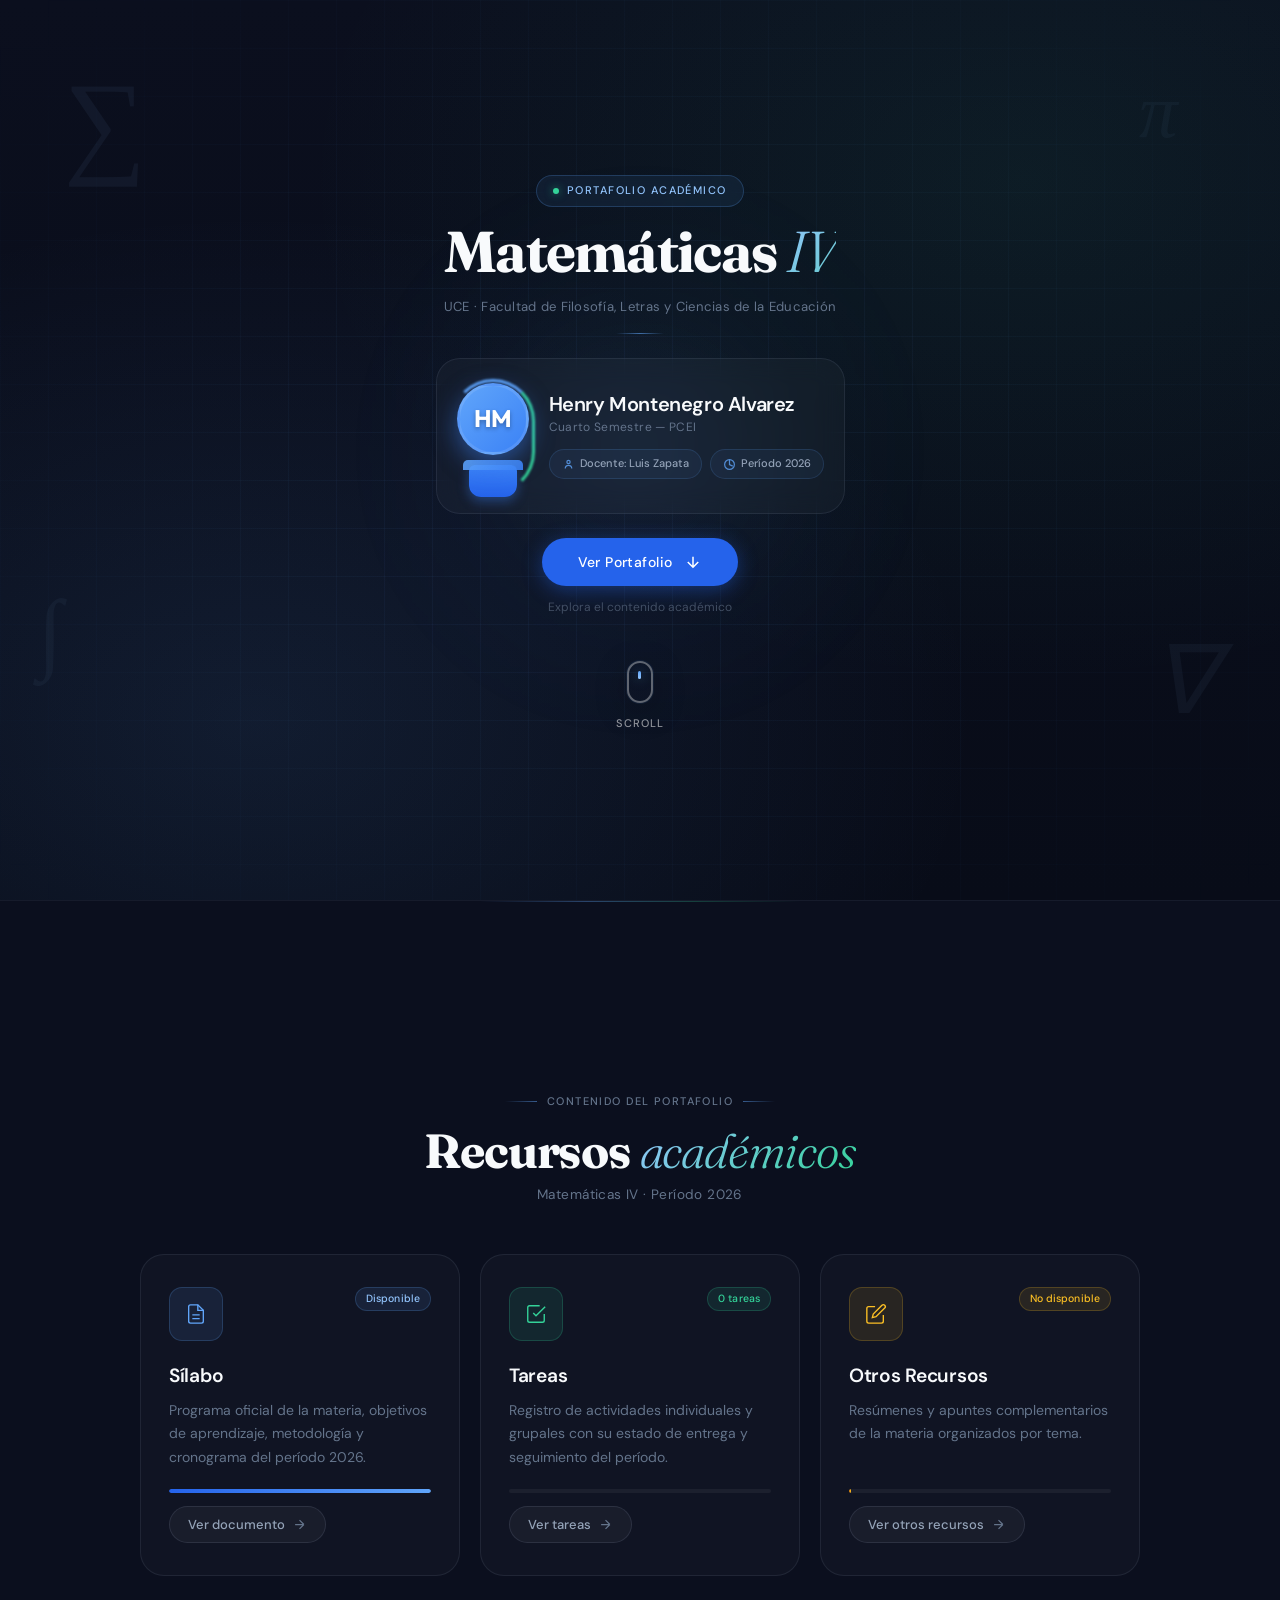
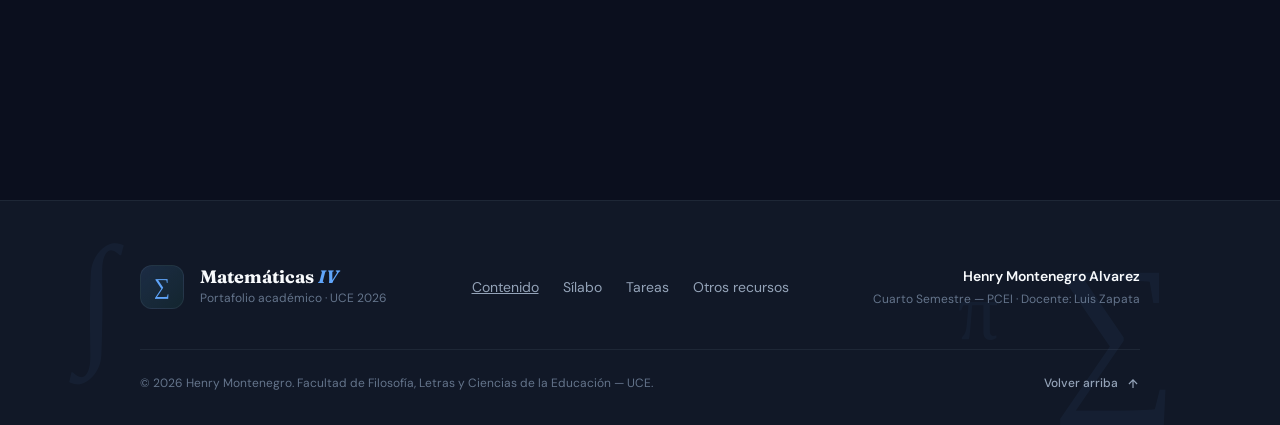
<file: index.html>
<!DOCTYPE html>
<html lang="es">
<head>
    <meta charset="UTF-8">
    <meta name="viewport" content="width=device-width, initial-scale=1.0">
    <meta name="description" content="Portafolio académico de Matemáticas IV - Henry Montenegro. Computer Science 2026-I.">
    <meta name="theme-color" content="#0b0f1e">
    <title>Portafolio de Matemáticas | Henry Montenegro</title>

    <link rel="icon" type="image/svg+xml" href="favicon.svg">

    <meta property="og:type" content="website">
    <meta property="og:title" content="Portafolio de Matemáticas IV | Henry Montenegro">
    <meta property="og:description" content="Tareas, recursos y resúmenes del curso — UCE, Pedagogía de las Ciencias Experimentales.">
    <meta property="og:image" content="og-image.png">
    <meta name="twitter:card" content="summary_large_image">
    <meta name="twitter:title" content="Portafolio de Matemáticas IV | Henry Montenegro">
    <meta name="twitter:description" content="Tareas, recursos y resúmenes del curso — UCE, Pedagogía de las Ciencias Experimentales.">
    <meta name="twitter:image" content="og-image.png">

    <link rel="preconnect" href="https://fonts.googleapis.com">
    <link rel="preconnect" href="https://fonts.gstatic.com" crossorigin>
    <link href="https://fonts.googleapis.com/css2?family=DM+Sans:opsz,wght@9..40,400;9..40,500;9..40,600&family=Fraunces:ital,opsz,wght@0,9..144,700;1,9..144,300&family=Outfit:wght@700&display=swap" rel="stylesheet">

    <link rel="stylesheet" href="css/global.css">
    <link rel="stylesheet" href="css/portada.css">
    <link rel="stylesheet" href="css/contenido.css">
    <link rel="stylesheet" href="css/modales.css">
    <link rel="stylesheet" href="css/footer.css">
    <link rel="stylesheet" href="css/fullscreen-viewer.css">
</head>

<body>

    <main class="hero">
        <div class="math-symbols" aria-hidden="true">
            <span class="symbol-1">∑</span>
            <span class="symbol-2">∫</span>
            <span class="symbol-3">∇</span>
            <span class="symbol-4">π</span>
        </div>

        <section class="hero-container">
            <header class="hero-header">
                <span class="hero-badge">Portafolio Académico</span>
                <h1 class="hero-title">Matemáticas&nbsp;<em>IV</em></h1>
                <p class="hero-subtitle">UCE · Facultad de Filosofía, Letras y Ciencias de la Educación</p>
            </header>

            <hr class="hero-divider" aria-hidden="true">

            <section class="profile-minimal" aria-label="Información del estudiante">
                <figure class="profile-avatar-wrapper">
                    <div class="profile-avatar-large">
                        <div class="avatar-head">
                            <abbr class="avatar-initials" title="Henry Montenegro">HM</abbr>
                        </div>
                        <div class="avatar-body"></div>
                        <div class="avatar-glow-ring" aria-hidden="true"></div>
                    </div>
                </figure>

                <div class="profile-data">
                    <h2 class="profile-full-name">Henry Montenegro Alvarez</h2>
                    <p class="profile-semester">Cuarto Semestre — PCEI</p>

                    <ul class="profile-tags" role="list">
                        <li class="tag">
                            <svg width="13" height="13" viewBox="0 0 16 16" fill="none" stroke="currentColor" stroke-width="1.5" aria-hidden="true">
                                <circle cx="8" cy="5" r="2" />
                                <path d="M4 13C4 10.79 5.79 9 8 9C10.21 9 12 10.79 12 13" />
                            </svg>
                            <span>Docente: Luis Zapata</span>
                        </li>
                        <li class="tag">
                            <svg width="13" height="13" viewBox="0 0 16 16" fill="none" stroke="currentColor" stroke-width="1.5" aria-hidden="true">
                                <path d="M8 2V8L12 10" />
                                <circle cx="8" cy="8" r="6" />
                            </svg>
                            <span>Período 2026</span>
                        </li>
                    </ul>
                </div>
            </section>
        </section>

        <nav class="hero-cta" aria-label="Navegación principal">
            <a href="#contenido" class="btn-cta">
                <span>Ver Portafolio</span>
                <svg width="18" height="18" viewBox="0 0 24 24" fill="none" stroke="currentColor" stroke-width="2" aria-hidden="true">
                    <path d="M12 5v14M5 12l7 7 7-7" />
                </svg>
            </a>
            <p class="cta-hint">Explora el contenido académico</p>

            <div class="scroll-indicator" aria-hidden="true">
                <div class="scroll-mouse">
                    <span class="scroll-wheel"></span>
                </div>
                <span class="scroll-label">Scroll</span>
            </div>
        </nav>

        <div class="hero-particles" aria-hidden="true">
            <span class="hero-particle"></span>
            <span class="hero-particle"></span>
            <span class="hero-particle"></span>
            <span class="hero-particle"></span>
            <span class="hero-particle"></span>
        </div>
    </main>

    <section class="content-section" aria-label="Contenido del portafolio" id="contenido">
        <header class="cs-header">
            <div class="cs-eyebrow">
                <span class="cs-eyebrow-line" aria-hidden="true"></span>
                <span class="cs-eyebrow-text">Contenido del portafolio</span>
                <span class="cs-eyebrow-line cs-eyebrow-line--right" aria-hidden="true"></span>
            </div>
            <h2 class="cs-title">Recursos <em>académicos</em></h2>
            <p class="cs-subtitle">Matemáticas IV · Período 2026</p>
        </header>

        <div class="cs-grid">

            <!-- Card: Sílabo -->
            <article class="cs-card cs-card--blue">
                <div class="cs-card-inner">
                    <div class="cs-card-top">
                        <div class="cs-icon cs-icon--blue" aria-hidden="true">
                            <svg width="22" height="22" viewBox="0 0 24 24" fill="none" stroke="currentColor" stroke-width="1.5">
                                <path d="M14 2H6a2 2 0 0 0-2 2v16a2 2 0 0 0 2 2h12a2 2 0 0 0 2-2V8z" />
                                <polyline points="14,2 14,8 20,8" />
                                <line x1="16" y1="13" x2="8" y2="13" />
                                <line x1="16" y1="17" x2="8" y2="17" />
                            </svg>
                        </div>
                        <span class="cs-badge cs-badge--blue">Disponible</span>
                    </div>
                    <div class="cs-card-body">
                        <h3 class="cs-card-title">Sílabo</h3>
                        <p class="cs-card-desc">Programa oficial de la materia, objetivos de aprendizaje, metodología y cronograma del período 2026.</p>
                    </div>
                    <div class="cs-card-bottom">
                        <div class="cs-progress" role="meter" aria-valuenow="100" aria-valuemin="0" aria-valuemax="100" aria-label="Progreso del sílabo">
                            <div class="cs-progress-fill cs-progress-fill--blue" style="width: 100%"></div>
                        </div>
                        <button class="cs-btn" data-modal="silabo" aria-haspopup="dialog" type="button">
                            <span>Ver documento</span>
                            <svg width="15" height="15" viewBox="0 0 24 24" fill="none" stroke="currentColor" stroke-width="2" aria-hidden="true">
                                <path d="M5 12H19M19 12L12 5M19 12L12 19" />
                            </svg>
                        </button>
                    </div>
                </div>
                <div class="cs-card-orb" aria-hidden="true"></div>
            </article>

            <!-- Card: Tareas -->
            <article class="cs-card cs-card--green">
                <div class="cs-card-inner">
                    <div class="cs-card-top">
                        <div class="cs-icon cs-icon--green" aria-hidden="true">
                            <svg width="22" height="22" viewBox="0 0 24 24" fill="none" stroke="currentColor" stroke-width="1.5">
                                <path d="M9 11l3 3L22 4" />
                                <path d="M21 12v7a2 2 0 0 1-2 2H5a2 2 0 0 1-2-2V5a2 2 0 0 1 2-2h11" />
                            </svg>
                        </div>
                        <span class="cs-badge cs-badge--green" data-tareas-badge>Cargando...</span>
                    </div>
                    <div class="cs-card-body">
                        <h3 class="cs-card-title">Tareas</h3>
                        <p class="cs-card-desc">Registro de actividades individuales y grupales con su estado de entrega y seguimiento del período.</p>
                    </div>
                    <div class="cs-card-bottom">
                        <div class="cs-progress" role="meter" aria-valuenow="0" aria-valuemin="0" aria-valuemax="100" aria-label="Progreso de tareas">
                            <div class="cs-progress-fill cs-progress-fill--green" data-tareas-progress style="width: 0%"></div>
                        </div>
                        <button class="cs-btn" data-modal="tareas" aria-haspopup="dialog" type="button">
                            <span>Ver tareas</span>
                            <svg width="15" height="15" viewBox="0 0 24 24" fill="none" stroke="currentColor" stroke-width="2" aria-hidden="true">
                                <path d="M5 12H19M19 12L12 5M19 12L12 19" />
                            </svg>
                        </button>
                    </div>
                </div>
                <div class="cs-card-orb" aria-hidden="true"></div>
            </article>

            <!-- Card: Otros Recursos -->
            <article class="cs-card cs-card--amber">
                <div class="cs-card-inner">
                    <div class="cs-card-top">
                        <div class="cs-icon cs-icon--amber" aria-hidden="true">
                            <svg width="22" height="22" viewBox="0 0 24 24" fill="none" stroke="currentColor" stroke-width="1.5">
                                <path d="M11 4H4a2 2 0 0 0-2 2v14a2 2 0 0 0 2 2h14a2 2 0 0 0 2-2v-7" />
                                <path d="M18.5 2.5a2.121 2.121 0 0 1 3 3L12 15l-4 1 1-4 9.5-9.5z" />
                            </svg>
                        </div>
                        <span class="cs-badge cs-badge--amber" data-recursos-badge>Cargando...</span>
                    </div>
                    <div class="cs-card-body">
                        <h3 class="cs-card-title">Otros Recursos</h3>
                        <p class="cs-card-desc">Resúmenes y apuntes complementarios de la materia organizados por tema.</p>
                    </div>
                    <div class="cs-card-bottom">
                        <div class="cs-progress" role="meter" aria-valuenow="0" aria-valuemin="0" aria-valuemax="100" aria-label="Progreso de otros recursos">
                            <div class="cs-progress-fill cs-progress-fill--amber" data-recursos-progress style="width: 0%"></div>
                        </div>
                        <button class="cs-btn" data-modal="recursos" aria-haspopup="dialog" type="button">
                            <span>Ver otros recursos</span>
                            <svg width="15" height="15" viewBox="0 0 24 24" fill="none" stroke="currentColor" stroke-width="2" aria-hidden="true">
                                <path d="M5 12H19M19 12L12 5M19 12L12 19" />
                            </svg>
                        </button>
                    </div>
                </div>
                <div class="cs-card-orb" aria-hidden="true"></div>
            </article>

        </div>
    </section>

    <footer class="site-footer">
        <div class="footer-symbols" aria-hidden="true">
            <span class="f-symbol f-symbol-1">∫</span>
            <span class="f-symbol f-symbol-2">∑</span>
            <span class="f-symbol f-symbol-3">π</span>
        </div>

        <div class="footer-inner">
            <div class="footer-brand">
                <span class="footer-mark" aria-hidden="true">∑</span>
                <div class="footer-brand-text">
                    <p class="footer-title">Matemáticas <em>IV</em></p>
                    <p class="footer-subtitle">Portafolio académico · UCE 2026</p>
                </div>
            </div>

            <nav class="footer-links" aria-label="Navegación del footer">
                <a href="#contenido" class="footer-link">Contenido</a>
                <button class="footer-link" data-modal="silabo" type="button">Sílabo</button>
                <button class="footer-link" data-modal="tareas" type="button">Tareas</button>
                <button class="footer-link" data-modal="recursos" type="button">Otros recursos</button>
            </nav>

            <div class="footer-meta">
                <p class="footer-author">Henry Montenegro Alvarez</p>
                <p class="footer-course">Cuarto Semestre — PCEI · Docente: Luis Zapata</p>
            </div>
        </div>

        <hr class="footer-divider" aria-hidden="true">

        <div class="footer-bottom">
            <p class="footer-copy">© <span data-footer-year>2026</span> Henry Montenegro. Facultad de Filosofía, Letras y Ciencias de la Educación — UCE.</p>
            <a href="#top" class="footer-back-top" aria-label="Volver arriba">
                <span>Volver arriba</span>
                <svg width="14" height="14" viewBox="0 0 24 24" fill="none" stroke="currentColor" stroke-width="2" aria-hidden="true">
                    <path d="M12 19V5M5 12l7-7 7 7" />
                </svg>
            </a>
        </div>
    </footer>

    <div class="modal-overlay" id="modal-silabo" role="dialog" aria-modal="true" aria-label="Sílabo" data-modal-id="silabo">
        <div class="modal-box" tabindex="-1" role="document">
            <div class="modal-header">
                <div class="modal-header-icon modal-header-icon--blue" aria-hidden="true">
                    <svg width="18" height="18" viewBox="0 0 24 24" fill="none" stroke="currentColor" stroke-width="1.5">
                        <path d="M14 2H6a2 2 0 0 0-2 2v16a2 2 0 0 0 2 2h12a2 2 0 0 0 2-2V8z" />
                        <polyline points="14,2 14,8 20,8" />
                        <line x1="16" y1="13" x2="8" y2="13" />
                        <line x1="16" y1="17" x2="8" y2="17" />
                    </svg>
                </div>
                <div class="modal-title-wrap">
                    <div class="modal-title">Sílabo — Matemáticas IV</div>
                    <div class="modal-subtitle">Período 2026 · PCEI: Cuarto Semestre</div>
                </div>
                <button class="modal-close" data-close="silabo" aria-label="Cerrar modal" type="button">
                    <svg width="15" height="15" viewBox="0 0 24 24" fill="none" stroke="currentColor" stroke-width="2" aria-hidden="true">
                        <line x1="18" y1="6" x2="6" y2="18" />
                        <line x1="6" y1="6" x2="18" y2="18" />
                    </svg>
                </button>
            </div>
            <div class="modal-body" id="silabo-modal-body">
                <iframe src="https://drive.google.com/file/d/1w0Nd4vsftWvUw5GlPORKxw0OVSemO37b/preview" class="pdf-iframe" title="Sílabo Matemáticas IV" allowfullscreen loading="lazy"></iframe>
            </div>
        </div>
    </div>

    <div class="modal-overlay" id="modal-tareas" role="dialog" aria-modal="true" aria-label="Tareas" data-modal-id="tareas">
        <div class="modal-box modal-box--fullscreen" tabindex="-1" role="document">
            <div class="modal-header modal-header--with-filters">
                <div class="modal-header-icon modal-header-icon--green" aria-hidden="true">
                    <svg width="18" height="18" viewBox="0 0 24 24" fill="none" stroke="currentColor" stroke-width="1.5">
                        <path d="M9 11l3 3L22 4" />
                        <path d="M21 12v7a2 2 0 0 1-2 2H5a2 2 0 0 1-2-2V5a2 2 0 0 1 2-2h11" />
                    </svg>
                </div>
                <div class="modal-title-wrap">
                    <div class="modal-title">Tareas — Matemáticas IV</div>
                    <div class="modal-subtitle" data-tareas-subtitle></div>
                </div>
                <div class="filter-bar" role="tablist" aria-label="Filtrar tareas">
                    <button class="filter-tab active" role="tab" aria-selected="true" data-filter="todas" type="button">Todas</button>
                    <button class="filter-tab" role="tab" aria-selected="false" data-filter="individual" type="button">Individuales</button>
                    <button class="filter-tab" role="tab" aria-selected="false" data-filter="grupal" type="button">Grupales</button>
                </div>
                <button class="modal-close" data-close="tareas" aria-label="Cerrar modal" type="button">
                    <svg width="15" height="15" viewBox="0 0 24 24" fill="none" stroke="currentColor" stroke-width="2" aria-hidden="true">
                        <line x1="18" y1="6" x2="6" y2="18" />
                        <line x1="6" y1="6" x2="18" y2="18" />
                    </svg>
                </button>
            </div>
            <div class="modal-body">
                <div class="search-bar">
                    <svg width="16" height="16" viewBox="0 0 24 24" fill="none" stroke="currentColor" stroke-width="2" aria-hidden="true">
                        <circle cx="11" cy="11" r="8" />
                        <line x1="21" y1="21" x2="16.65" y2="16.65" />
                    </svg>
                    <input type="search" class="search-input" data-search="tareas" placeholder="Buscar tarea por título..." aria-label="Buscar tareas">
                </div>
                <ul class="gallery-grid" id="tareas-gallery" role="list" aria-live="polite"></ul>
            </div>
        </div>
    </div>

    <div class="modal-overlay" id="modal-recursos" role="dialog" aria-modal="true" aria-label="Otros Recursos" data-modal-id="recursos">
        <div class="modal-box modal-box--fullscreen" tabindex="-1" role="document">
            <div class="modal-header modal-header--with-filters">
                <div class="modal-header-icon modal-header-icon--amber" aria-hidden="true">
                    <svg width="18" height="18" viewBox="0 0 24 24" fill="none" stroke="currentColor" stroke-width="1.5">
                        <path d="M11 4H4a2 2 0 0 0-2 2v14a2 2 0 0 0 2 2h14a2 2 0 0 0 2-2v-7" />
                        <path d="M18.5 2.5a2.121 2.121 0 0 1 3 3L12 15l-4 1 1-4 9.5-9.5z" />
                    </svg>
                </div>
                <div class="modal-title-wrap">
                    <div class="modal-title">Otros Recursos — Matemáticas IV</div>
                    <div class="modal-subtitle" data-recursos-subtitle></div>
                </div>
                <div class="filter-bar" role="tablist" aria-label="Filtrar recursos">
                    <button class="filter-tab active" role="tab" aria-selected="true" data-filter="todos" type="button">Todos</button>
                    <button class="filter-tab" role="tab" aria-selected="false" data-filter="resumen" type="button">Resumen</button>
                    <button class="filter-tab" role="tab" aria-selected="false" data-filter="apuntes" type="button">Apuntes</button>
                </div>
                <button class="modal-close" data-close="recursos" aria-label="Cerrar modal" type="button">
                    <svg width="15" height="15" viewBox="0 0 24 24" fill="none" stroke="currentColor" stroke-width="2" aria-hidden="true">
                        <line x1="18" y1="6" x2="6" y2="18" />
                        <line x1="6" y1="6" x2="18" y2="18" />
                    </svg>
                </button>
            </div>
            <div class="modal-body">
                <div class="search-bar">
                    <svg width="16" height="16" viewBox="0 0 24 24" fill="none" stroke="currentColor" stroke-width="2" aria-hidden="true">
                        <circle cx="11" cy="11" r="8" />
                        <line x1="21" y1="21" x2="16.65" y2="16.65" />
                    </svg>
                    <input type="search" class="search-input" data-search="recursos" placeholder="Buscar recurso por título..." aria-label="Buscar recursos">
                </div>
                <ul class="gallery-grid" id="recursos-gallery" role="list" aria-live="polite"></ul>
            </div>
        </div>
    </div>

    <div class="fullscreen-viewer" id="fullscreen-viewer" role="dialog" aria-modal="true" aria-label="Recurso">
        <div class="fullscreen-viewer__bar">
            <span class="fullscreen-viewer__title" id="fullscreen-viewer-title"></span>
            <button class="fullscreen-viewer__close" data-close="fullscreen" aria-label="Cerrar" type="button">
                <svg width="18" height="18" viewBox="0 0 24 24" fill="none" stroke="currentColor" stroke-width="2" aria-hidden="true">
                    <line x1="18" y1="6" x2="6" y2="18" />
                    <line x1="6" y1="6" x2="18" y2="18" />
                </svg>
                <span>Cerrar</span>
            </button>
        </div>
        <iframe class="fullscreen-viewer__iframe" id="fullscreen-viewer-iframe" title="Recurso"></iframe>
    </div>

    <!-- Script principal -->
    <script type="module" src="js/app.js"></script>

    <!-- Botón volver arriba -->
    <button id="btn-volver-arriba" class="btn-volver-arriba" aria-label="Volver al inicio" type="button" title="Ir arriba">
        <svg width="20" height="20" viewBox="0 0 24 24" fill="none" stroke="currentColor" stroke-width="2" aria-hidden="true">
            <path d="M12 19V5M5 12l7-7 7 7"/>
        </svg>
    </button>
</body>
</html>
</file>
<file: css/global.css>
:root {
  --color-bg: #0b0f1e;
  --color-bg-elevated: #111827;
  --color-surface: #1e293b;
  --color-primary-50: #eff6ff;
  --color-primary-100: #dbeafe;
  --color-primary-300: #93c5fd;
  --color-primary-400: #60a5fa;
  --color-primary-500: #3b82f6;
  --color-primary-600: #2563eb;
  --color-primary: #60a5fa;
  --color-primary-light: #93c5fd;
  --color-primary-dark: #2563eb;
  --color-accent: #34d399;
  --color-accent-hover: #10b981;
  --color-text-primary: #f8fafc;
  --color-text-secondary: #94a3b8;
  --color-text-muted: #64748b;
  --color-text-disabled: #475569;
  --color-border-subtle: rgba(148, 163, 184, 0.1);
  --color-border-hover: rgba(96, 165, 250, 0.3);
  --font-sans: 'DM Sans', system-ui, -apple-system, BlinkMacSystemFont, sans-serif;
  --font-display: 'Fraunces', 'Georgia', serif;
  --font-mono: 'JetBrains Mono', 'Fira Code', monospace;
  --text-xs: 0.75rem;
  --text-sm: 0.875rem;
  --text-base: 1rem;
  --text-lg: 1.125rem;
  --text-xl: 1.25rem;
  --text-2xl: 1.5rem;
  --text-3xl: 1.875rem;
  --text-4xl: 2.25rem;
  --space-1: 0.25rem;
  --space-2: 0.5rem;
  --space-3: 0.75rem;
  --space-4: 1rem;
  --space-5: 1.25rem;
  --space-6: 1.5rem;
  --space-8: 2rem;
  --space-10: 2.5rem;
  --space-12: 3rem;
  --space-16: 4rem;
  --space-20: 5rem;
  --space-24: 6rem;
  --radius-sm: 0.375rem;
  --radius-md: 0.75rem;
  --radius-lg: 1rem;
  --radius-xl: 1.5rem;
  --radius-full: 9999px;
  --shadow-sm: 0 1px 2px 0 rgb(0 0 0 / 0.05);
  --shadow-md: 0 4px 6px -1px rgb(0 0 0 / 0.1), 0 2px 4px -2px rgb(0 0 0 / 0.1);
  --shadow-lg: 0 10px 15px -3px rgb(0 0 0 / 0.1), 0 4px 6px -4px rgb(0 0 0 / 0.1);
  --shadow-glow: 0 0 20px rgba(96, 165, 250, 0.15);
  --ease-out: cubic-bezier(0.4, 0, 0.2, 1);
  --ease-in-out: cubic-bezier(0.4, 0, 0.2, 1);
  --ease-spring: cubic-bezier(0.34, 1.56, 0.64, 1);
  --ease-modal: cubic-bezier(0.16, 1, 0.3, 1);

  --transition-fast: 150ms var(--ease-out);
  --transition-base: 300ms var(--ease-out);
  --transition-slow: 500ms var(--ease-out);
  --transition-bounce: 400ms var(--ease-spring);

  --z-base: 0;
  --z-dropdown: 100;
  --z-sticky: 200;
  --z-drawer: 300;
  --z-modal: 400;
  --z-toast: 500;

  --modal-glow: rgba(96, 165, 250, 0.08);
}

*,
*::before,
*::after {
  margin: 0;
  padding: 0;
  box-sizing: border-box;
}

html {
  scroll-behavior: smooth;
  -webkit-font-smoothing: antialiased;
  -moz-osx-font-smoothing: grayscale;
  text-rendering: optimizeLegibility;
}

body {
  font-family: var(--font-sans);
  font-size: var(--text-base);
  line-height: 1.6;
  color: var(--color-text-primary);
  background-color: var(--color-bg);
  min-height: 100vh;
  overflow-x: hidden;
}

.sr-only {
  position: absolute;
  width: 1px;
  height: 1px;
  padding: 0;
  margin: -1px;
  overflow: hidden;
  clip: rect(0, 0, 0, 0);
  white-space: nowrap;
  border-width: 0;
}

@keyframes fade-in-up {
  from { opacity: 0; transform: translateY(2rem); }
  to { opacity: 1; transform: translateY(0); }
}

@keyframes fade-in-down {
  from { opacity: 0; transform: translateY(-1.25rem); }
  to { opacity: 1; transform: translateY(0); }
}

@keyframes fade-in {
  from { opacity: 0; }
  to { opacity: 1; }
}

@keyframes pulse {
  0%, 100% { opacity: 1; transform: scale(1); }
  50% { opacity: 0.6; transform: scale(0.9); }
}

@keyframes float {
  0%, 100% { transform: translateY(0); }
  50% { transform: translateY(-10px); }
}

@keyframes glow {
  0%, 100% { box-shadow: 0 0 5px var(--color-primary-400); }
  50% { box-shadow: 0 0 20px var(--color-primary-400), 0 0 40px var(--color-primary-500); }
}

@keyframes spin {
  from { transform: rotate(0deg); }
  to { transform: rotate(360deg); }
}

::selection {
  background-color: var(--color-primary-400);
  color: var(--color-bg);
}

::-webkit-scrollbar { width: 8px; height: 8px; }
::-webkit-scrollbar-track { background: var(--color-bg-elevated); }
::-webkit-scrollbar-thumb { background: var(--color-surface); border-radius: var(--radius-full); }
::-webkit-scrollbar-thumb:hover { background: var(--color-text-muted); }

@media (prefers-reduced-motion: reduce) {
  *, *::before, *::after {
    animation-duration: 0.01ms !important;
    animation-iteration-count: 1 !important;
    transition-duration: 0.01ms !important;
    scroll-behavior: auto !important;
  }
}
</file>
<file: css/portada.css>
.hero {
  position: relative;
  display: flex;
  flex-direction: column;
  align-items: center;
  justify-content: center;
  min-height: 100dvh;
  width: 100%;
  padding: var(--space-6) var(--space-4);
  overflow: hidden;
  isolation: isolate;
  background: 
    radial-gradient(ellipse at 20% 80%, rgba(96, 165, 250, 0.10) 0%, transparent 50%),
    radial-gradient(ellipse at 80% 20%, rgba(52, 211, 153, 0.07) 0%, transparent 50%),
    linear-gradient(180deg, var(--color-bg) 0%, #080c18 100%);
}

.hero::before {
  content: '';
  position: absolute;
  inset: 0;
  z-index: -1;
  background-image:
    linear-gradient(rgba(96, 165, 250, 0.05) 1px, transparent 1px),
    linear-gradient(90deg, rgba(96, 165, 250, 0.05) 1px, transparent 1px);
  background-size: 48px 48px;
  mask-image: radial-gradient(ellipse 65% 75% at 50% 50%, black 30%, transparent 100%);
  -webkit-mask-image: radial-gradient(ellipse 65% 75% at 50% 50%, black 30%, transparent 100%);
  animation: grid-drift 30s linear infinite;
  pointer-events: none;
}

.hero::after {
  content: '';
  position: absolute;
  top: 50%;
  left: 50%;
  z-index: -1;
  width: min(600px, 90vw);
  height: min(600px, 90vw);
  background: radial-gradient(circle, rgba(96, 165, 250, 0.08) 0%, rgba(96, 165, 250, 0.02) 40%, transparent 70%);
  transform: translate(-50%, -50%);
  filter: blur(2px);
  animation: orb-pulse 12s ease-in-out infinite;
  pointer-events: none;
}

.math-symbols {
  position: absolute;
  inset: 0;
  z-index: -1;
  pointer-events: none;
  user-select: none;
}

.math-symbols span {
  position: absolute;
  font-family: var(--font-display);
  font-weight: 300;
  font-style: italic;
  line-height: 1;
  color: var(--color-primary-300);
  will-change: transform;
  animation: 
    symbol-float var(--float-duration) ease-in-out var(--float-delay) infinite,
    symbol-rotate var(--rotate-duration) linear infinite var(--rotate-direction);
}

.symbol-1 { 
  --float-duration: 22s; --float-delay: 0s;
  --rotate-duration: 60s; --rotate-direction: normal;
  top: 7%; left: 5%; 
  font-size: clamp(5rem, 9vw, 9rem);
  opacity: 0.055;
}

.symbol-2 { 
  --float-duration: 18s; --float-delay: 2s;
  --rotate-duration: 50s; --rotate-direction: reverse;
  top: 65%; left: 3%; 
  font-size: clamp(4rem, 7vw, 7rem);
  opacity: 0.045;
}

.symbol-3 { 
  --float-duration: 25s; --float-delay: 4s;
  --rotate-duration: 70s; --rotate-direction: normal;
  top: 70%; right: 5%; 
  font-size: clamp(4.5rem, 7.5vw, 7.5rem);
  opacity: 0.05;
}

.symbol-4 { 
  --float-duration: 20s; --float-delay: 1s;
  --rotate-duration: 55s; --rotate-direction: reverse;
  top: 8%; right: 8%; 
  font-size: clamp(3.5rem, 6vw, 6rem);
  opacity: 0.04;
}

.hero-particles {
  position: absolute;
  inset: 0;
  z-index: -1;
  pointer-events: none;
  overflow: hidden;
}

.hero-particle {
  position: absolute;
  width: 2px;
  height: 2px;
  background: var(--color-primary-300);
  border-radius: var(--radius-full);
  opacity: 0;
  animation: particle-rise 15s ease-in-out infinite;
}

.hero-particle:nth-child(1) { --particle-top: 20%; --particle-left: 15%; animation-delay: 0s; }
.hero-particle:nth-child(2) { --particle-top: 60%; --particle-left: 85%; animation-delay: 3s; }
.hero-particle:nth-child(3) { --particle-top: 40%; --particle-left: 75%; animation-delay: 6s; }
.hero-particle:nth-child(4) { --particle-top: 80%; --particle-left: 25%; animation-delay: 9s; }
.hero-particle:nth-child(5) { --particle-top: 30%; --particle-left: 60%; animation-delay: 12s; }
.hero-particle { top: var(--particle-top); left: var(--particle-left); }

.hero-container {
  position: relative;
  z-index: 1;
  display: flex;
  flex-direction: column;
  align-items: center;
  gap: var(--space-3);
  width: min(92%, 680px);
  padding: var(--space-2) var(--space-4);
  text-align: center;
  overflow: visible;
}

.hero-badge {
  display: inline-flex;
  align-items: center;
  gap: var(--space-2);
  padding: 6px var(--space-4);
  font-family: var(--font-sans);
  font-size: 11px;
  font-weight: 500;
  letter-spacing: 0.13em;
  text-transform: uppercase;
  color: var(--color-primary-300);
  background: rgba(96, 165, 250, 0.08);
  border: 0.5px solid rgba(96, 165, 250, 0.22);
  border-radius: var(--radius-full);
  backdrop-filter: blur(8px);
  -webkit-backdrop-filter: blur(8px);
  animation: badge-entrance 0.8s var(--ease-out) both;
}

.hero-badge::before {
  content: '';
  width: 6px;
  height: 6px;
  flex-shrink: 0;
  background: var(--color-accent);
  border-radius: var(--radius-full);
  box-shadow: 0 0 8px rgba(52, 211, 153, 0.6);
  animation: pulse-glow 2.5s ease-in-out infinite;
}

.hero-header {
  display: flex;
  flex-direction: column;
  align-items: center;
  gap: var(--space-3);
  text-align: center;
  width: 100%;
  overflow: visible;
}

.hero-title {
  margin: 0;
  font-family: var(--font-display);
  font-size: clamp(2rem, 4.5vw, 3.8rem);
  font-weight: 700;
  line-height: 1.15;
  letter-spacing: -0.03em;
  color: var(--color-text-primary);
  text-align: center;
  white-space: normal;
  width: 100%;
  animation: title-reveal 1s var(--ease-out) 0.15s both;
}

.hero-title em {
  font-style: italic;
  font-weight: 300;
  background: linear-gradient(135deg, var(--color-primary-300) 0%, var(--color-accent) 100%);
  background-size: 200% 200%;
  -webkit-background-clip: text;
  -webkit-text-fill-color: transparent;
  background-clip: text;
  animation: gradient-flow 6s ease infinite;
  display: inline;
}

.hero-subtitle {
  margin: 0;
  max-width: 560px;
  font-family: var(--font-sans);
  font-size: 0.82rem;
  font-weight: 400;
  line-height: 1.5;
  color: var(--color-text-muted);
  letter-spacing: 0.02em;
  white-space: normal;
  animation: fade-in-up 0.8s var(--ease-out) 0.3s both;
}

.hero-divider {
  width: 48px;
  height: 1px;
  margin: var(--space-1) 0;
  background: linear-gradient(90deg, transparent, rgba(96, 165, 250, 0.6), transparent);
  border: none;
  border-radius: 2px;
  animation: 
    divider-expand 0.8s var(--ease-out) 0.45s both,
    divider-glow 4s ease-in-out 2s infinite;
}

.profile-minimal {
  position: relative;
  z-index: 1;
  display: flex;
  align-items: center;
  gap: var(--space-5);
  width: auto;
  max-width: 460px;
  margin: var(--space-2) auto var(--space-4);
  padding: var(--space-4) var(--space-5);
  text-align: left;
  background: rgba(255, 255, 255, 0.03);
  border: 0.5px solid rgba(148, 163, 184, 0.12);
  border-radius: var(--radius-xl);
  backdrop-filter: blur(12px);
  -webkit-backdrop-filter: blur(12px);
  animation: fade-in-up 0.8s var(--ease-out) 0.5s both;
}

.profile-avatar-wrapper {
  display: flex;
  align-items: center;
  justify-content: center;
  flex-shrink: 0;
  margin: 0;
}

.profile-avatar-large {
  position: relative;
  display: flex;
  flex-direction: column;
  align-items: center;
  justify-content: center;
  gap: 10px;
  z-index: 1;
  padding-top: var(--space-2);
}

.avatar-head {
  position: relative;
  z-index: 2;
  display: flex;
  align-items: center;
  justify-content: center;
  width: 72px;
  height: 72px;
  background: linear-gradient(135deg, #60a5fa 0%, #3b82f6 100%);
  border-radius: 50%;
  border: 3px solid rgba(255, 255, 255, 0.1);
  box-shadow: 0 8px 24px rgba(59, 130, 246, 0.5);
}

.avatar-initials {
  font-family: 'Outfit', sans-serif;
  font-size: 1.5rem;
  font-weight: 700;
  color: white;
  letter-spacing: -1px;
  text-shadow: 0 2px 4px rgba(0,0,0,0.3);
  text-decoration: none;
}

.avatar-body {
  position: relative;
  width: 48px;
  height: 32px;
  background: linear-gradient(180deg, #3b82f6 0%, #2563eb 100%);
  border-radius: 6px 6px 12px 12px;
  box-shadow: 0 4px 12px rgba(59, 130, 246, 0.4);
}

.avatar-body::before {
  content: '';
  position: absolute;
  top: -5px;
  left: -6px;
  right: -6px;
  height: 10px;
  background: linear-gradient(135deg, #60a5fa, #3b82f6);
  border-radius: 5px 5px 0 0;
  opacity: 0.9;
}

.avatar-glow-ring {
  position: absolute;
  top: 4px;
  left: 50%;
  z-index: 0;
  width: 84px;
  height: 115px;
  border: 3px solid transparent;
  border-top-color: #60a5fa;
  border-right-color: #34d399;
  border-radius: 42px;
  transform: translateX(-50%);
  filter: blur(1px);
  pointer-events: none;
  animation: ring-rotate 6s linear infinite;
}

.profile-avatar-large:hover .avatar-head {
  transform: scale(1.05);
  box-shadow: 0 12px 32px rgba(59, 130, 246, 0.7);
  transition: all var(--transition-base);
}

.profile-avatar-large:hover .avatar-body {
  transform: scale(1.03);
  transition: all var(--transition-base);
}

.profile-data { flex: 1; min-width: 0; }

.profile-full-name {
  margin: 0 0 2px 0;
  font-family: var(--font-sans);
  font-size: var(--text-xl);
  font-weight: 600;
  line-height: 1.2;
  letter-spacing: -0.02em;
  color: var(--color-text-primary);
}

.profile-semester {
  margin: 0 0 var(--space-3) 0;
  font-family: var(--font-sans);
  font-size: var(--text-xs);
  font-weight: 400;
  letter-spacing: 0.03em;
  color: var(--color-text-muted);
}

.profile-tags {
  display: flex;
  flex-wrap: wrap;
  gap: var(--space-2);
  margin: 0;
  padding: 0;
  list-style: none;
}

.tag {
  display: inline-flex;
  align-items: center;
  gap: 5px;
  padding: 5px 12px;
  font-family: var(--font-sans);
  font-size: 11px;
  font-weight: 500;
  color: var(--color-text-secondary);
  background: rgba(96, 165, 250, 0.06);
  border: 0.5px solid rgba(96, 165, 250, 0.15);
  border-radius: var(--radius-full);
  cursor: default;
  transition: all var(--transition-base);
  animation: tag-enter 0.5s var(--ease-out) both;
}

.tag:nth-child(1) { animation-delay: 0.7s; }
.tag:nth-child(2) { animation-delay: 0.85s; }

.tag:hover {
  color: var(--color-text-primary);
  background: rgba(96, 165, 250, 0.12);
  border-color: rgba(96, 165, 250, 0.35);
  transform: translateY(-1px);
}

.tag svg {
  flex-shrink: 0;
  color: var(--color-primary-400);
  opacity: 0.8;
}

.hero-cta {
  position: relative;
  z-index: 1;
  display: flex;
  flex-direction: column;
  align-items: center;
  gap: var(--space-3);
  animation: fade-in-up 0.8s var(--ease-out) 0.7s both;
}

.btn-cta {
  position: relative;
  display: inline-flex;
  align-items: center;
  justify-content: center;
  gap: var(--space-3);
  padding: 13px 36px;
  overflow: hidden;
  font-family: var(--font-sans);
  font-size: var(--text-sm);
  font-weight: 500;
  letter-spacing: 0.03em;
  color: white;
  text-decoration: none;
  background: var(--color-primary-600);
  border: none;
  border-radius: var(--radius-full);
  cursor: pointer;
  transition: all var(--transition-base);
  box-shadow: 0 4px 20px rgba(37, 99, 235, 0.4);
  animation: button-float 5s ease-in-out 0.8s infinite;
}

.btn-cta::before {
  content: '';
  position: absolute;
  inset: 0;
  background: linear-gradient(90deg, transparent, rgba(255, 255, 255, 0.2), transparent);
  transform: translateX(-100%);
  transition: transform 0.5s ease;
}

.btn-cta::after {
  content: '';
  position: absolute;
  inset: -2px;
  z-index: -1;
  background: linear-gradient(135deg, var(--color-primary-400), var(--color-accent), var(--color-primary-500));
  border-radius: var(--radius-full);
  filter: blur(12px);
  opacity: 0;
  transition: opacity var(--transition-base);
}

.btn-cta:hover {
  transform: translateY(-3px);
  background: var(--color-primary-500);
  box-shadow: 0 8px 28px rgba(59, 130, 246, 0.5);
}

.btn-cta:hover::before { transform: translateX(100%); }
.btn-cta:hover::after { opacity: 0.4; }

.btn-cta:active {
  transform: translateY(-1px);
  transition-duration: 0.1s;
}

.btn-cta svg {
  flex-shrink: 0;
  transition: transform var(--transition-base);
}

.btn-cta:hover svg { transform: translateX(5px); }

.cta-hint {
  margin: 0;
  font-family: var(--font-sans);
  font-size: var(--text-xs);
  color: var(--color-text-muted);
  opacity: 0.6;
  animation: 
    hint-fade 1s var(--ease-out) 1s both,
    hint-pulse 4s ease-in-out 3s infinite;
}

.scroll-indicator {
  display: flex;
  flex-direction: column;
  align-items: center;
  gap: var(--space-3);
  margin-top: var(--space-8);
  opacity: 0;
  transform: translateY(12px);
  animation: fade-in-up 800ms var(--ease-out) 400ms forwards;
}

.scroll-mouse {
  width: 26px;
  height: 42px;
  border: 2px solid rgba(255, 255, 255, 0.35);
  border-radius: 20px;
  position: relative;
  display: flex;
  justify-content: center;
  padding-top: 8px;
  box-shadow: 
    0 0 0 1px rgba(96, 165, 250, 0.08),
    0 8px 32px rgba(0, 0, 0, 0.25);
  transition: border-color var(--transition-base);
}

.scroll-indicator:hover .scroll-mouse {
  border-color: rgba(96, 165, 250, 0.65);
}

.scroll-wheel {
  width: 3px;
  height: 8px;
  background: linear-gradient(180deg, var(--color-primary-400), var(--color-primary-300));
  border-radius: 2px;
  display: block;
  animation: scroll-wheel 2.2s ease-in-out infinite;
  box-shadow: 0 0 12px rgba(96, 165, 250, 0.55);
}

.scroll-label {
  font-family: var(--font-sans);
  font-size: 11px;
  font-weight: 500;
  color: rgba(255, 255, 255, 0.55);
  letter-spacing: 0.08em;
  text-transform: uppercase;
  animation: pulse-label 2.8s ease-in-out infinite;
}

.scroll-indicator:hover .scroll-wheel {
  animation-duration: 1.6s;
  background: linear-gradient(180deg, var(--color-primary-300), #fff);
  box-shadow: 0 0 18px rgba(96, 165, 250, 0.85);
}

.scroll-indicator:hover .scroll-label {
  color: var(--color-primary-300);
}

@keyframes grid-drift {
  from { transform: translate(0, 0); }
  to { transform: translate(48px, 48px); }
}

@keyframes orb-pulse {
  0%, 100% { opacity: 0.6; transform: translate(-50%, -50%) scale(1); }
  50% { opacity: 1; transform: translate(-50%, -50%) scale(1.12); }
}

@keyframes symbol-float {
  0%, 100% { transform: translateY(0) translateX(0); }
  25% { transform: translateY(-18px) translateX(8px); }
  50% { transform: translateY(-28px) translateX(-6px); }
  75% { transform: translateY(-10px) translateX(-10px); }
}

@keyframes symbol-rotate {
  from { transform: rotate(0deg); }
  to { transform: rotate(360deg); }
}

@keyframes particle-rise {
  0%, 100% { opacity: 0; transform: translateY(20px) scale(0.8); }
  10%, 90% { opacity: 0.3; }
  50% { opacity: 0.6; transform: translateY(-40px) scale(1.2); }
}

@keyframes badge-entrance {
  from { opacity: 0; transform: translateY(-8px) scale(0.97); }
  to { opacity: 1; transform: translateY(0) scale(1); }
}

@keyframes pulse-glow {
  0%, 100% { box-shadow: 0 0 0 0 rgba(52, 211, 153, 0.5); }
  50% { box-shadow: 0 0 0 6px rgba(52, 211, 153, 0); }
}

@keyframes title-reveal {
  from { opacity: 0; transform: translateY(16px); filter: blur(3px); }
  to { opacity: 1; transform: translateY(0); filter: blur(0); }
}

@keyframes gradient-flow {
  0% { background-position: 0% 50%; }
  50% { background-position: 100% 50%; }
  100% { background-position: 0% 50%; }
}

@keyframes divider-expand {
  from { width: 0; opacity: 0; }
  to { width: 48px; opacity: 1; }
}

@keyframes divider-glow {
  0%, 100% { opacity: 0.6; }
  50% { opacity: 1; box-shadow: 0 0 10px rgba(96, 165, 250, 0.5); }
}

@keyframes ring-rotate {
  from { transform: translateX(-50%) rotate(0deg); }
  to { transform: translateX(-50%) rotate(360deg); }
}

@keyframes tag-enter {
  from { opacity: 0; transform: translateY(8px); }
  to { opacity: 1; transform: translateY(0); }
}

@keyframes button-float {
  0%, 100% { transform: translateY(0); }
  50% { transform: translateY(-3px); }
}

@keyframes hint-fade {
  from { opacity: 0; }
  to { opacity: 0.6; }
}

@keyframes hint-pulse {
  0%, 100% { opacity: 0.6; }
  50% { opacity: 0.9; }
}

@keyframes scroll-wheel {
  0% { opacity: 1; transform: translateY(0) scale(1); }
  50% { opacity: 0.6; transform: translateY(14px) scale(0.9); }
  100% { opacity: 0; transform: translateY(24px) scale(0.7); }
}

@keyframes pulse-label {
  0%, 100% { opacity: 0.55; }
  50% { opacity: 0.85; }
}

@media (max-width: 640px) {
  .hero { padding: var(--space-5) var(--space-3); }
  .hero-container { gap: var(--space-3); }
  .math-symbols span { opacity: 0.03; }
  .hero-title { font-size: clamp(1.8rem, 7vw, 2.4rem); }
  .hero-subtitle { font-size: 0.78rem; }

  .profile-minimal {
    flex-direction: column;
    align-items: center;
    gap: var(--space-4);
    text-align: center;
    padding: var(--space-4);
    width: 100%;
  }

  .profile-tags { justify-content: center; }
  .profile-full-name { font-size: var(--text-lg); }
  .btn-cta { width: 100%; max-width: 280px; padding: 12px 24px; }
  .hero-particles { display: none; }

  .scroll-indicator { margin-top: var(--space-6); gap: var(--space-2); }
  .scroll-mouse { width: 22px; height: 36px; border-width: 1.5px; padding-top: 6px; }
  .scroll-wheel { height: 6px; width: 2.5px; }
  .scroll-label { font-size: 10px; }
}

@media (min-width: 641px) and (max-width: 1024px) {
  .hero-title { font-size: clamp(2.2rem, 4vw, 3.2rem); }
}

@media (prefers-reduced-motion: reduce) {
  .hero::before, .hero::after,
  .math-symbols span, .hero-particle,
  .avatar-glow-ring, .btn-cta, .btn-cta::before,
  .hero-badge, .hero-title, .hero-subtitle,
  .hero-divider, .profile-minimal,
  .tag, .hero-cta, .cta-hint,
  .scroll-wheel, .scroll-label, .scroll-indicator {
    animation: none !important;
    transition: none !important;
  }
  .btn-cta:hover { transform: none; }
  .scroll-indicator { opacity: 1 !important; transform: none !important; }
}
</file>
<file: css/contenido.css>
.content-section {
  display: flex;
  flex-direction: column;
  align-items: center;
  justify-content: center;
  min-height: 100dvh;
  padding: 4rem 1.5rem 6rem;
  background: var(--color-bg);
  border-top: 0.5px solid rgba(148, 163, 184, 0.08);
  position: relative;
  overflow: hidden;
}

.content-section::before {
  content: '';
  position: absolute;
  top: 0;
  left: 50%;
  transform: translateX(-50%);
  width: 320px;
  height: 1px;
  background: linear-gradient(90deg, transparent, rgba(96, 165, 250, 0.35), rgba(52, 211, 153, 0.25), transparent);
  pointer-events: none;
}

.cs-header {
  display: flex;
  flex-direction: column;
  align-items: center;
  gap: 0.4rem;
  margin-bottom: 3rem;
  text-align: center;
}

.cs-eyebrow {
  display: flex;
  align-items: center;
  gap: 10px;
  margin-bottom: 0.5rem;
}

.cs-eyebrow-line {
  display: block;
  width: 32px;
  height: 1px;
  background: linear-gradient(90deg, transparent, rgba(96, 165, 250, 0.5));
}

.cs-eyebrow-line--right {
  background: linear-gradient(90deg, rgba(96, 165, 250, 0.5), transparent);
}

.cs-eyebrow-text {
  font-family: var(--font-sans);
  font-size: 11px;
  font-weight: 500;
  letter-spacing: 0.13em;
  text-transform: uppercase;
  color: var(--color-text-muted);
}

.cs-title {
  font-family: var(--font-display);
  font-size: clamp(2.2rem, 5vw, 3rem);
  font-weight: 700;
  color: var(--color-text-primary);
  letter-spacing: -0.025em;
  line-height: 1.1;
  margin: 0;
}

.cs-title em {
  font-style: italic;
  font-weight: 300;
  background: linear-gradient(135deg, var(--color-primary-300) 0%, var(--color-accent) 100%);
  -webkit-background-clip: text;
  -webkit-text-fill-color: transparent;
  background-clip: text;
}

.cs-subtitle {
  font-family: var(--font-sans);
  font-size: 0.85rem;
  color: var(--color-text-muted);
  letter-spacing: 0.03em;
  margin: 0;
}

.cs-grid {
  display: grid;
  grid-template-columns: repeat(3, 1fr);
  gap: 20px;
  width: 100%;
  max-width: 1000px;
}

.cs-card {
  position: relative;
  border-radius: var(--radius-xl);
  border: 0.5px solid rgba(148, 163, 184, 0.12);
  background: rgba(255, 255, 255, 0.025);
  overflow: hidden;
  transition: transform 220ms var(--ease-out), border-color 220ms var(--ease-out), background 220ms var(--ease-out);
  cursor: default;
}

.cs-card::before {
  content: '';
  position: absolute;
  top: 0; left: 0; right: 0;
  height: 1px;
  opacity: 0;
  transition: opacity 220ms ease;
  z-index: 2;
}

.cs-card--blue::before  { background: linear-gradient(90deg, transparent, rgba(96, 165, 250, 0.7), transparent); }
.cs-card--green::before { background: linear-gradient(90deg, transparent, rgba(52, 211, 153, 0.7), transparent); }
.cs-card--amber::before { background: linear-gradient(90deg, transparent, rgba(251, 191, 36, 0.7), transparent); }

.cs-card:hover { transform: translateY(-4px); background: rgba(255, 255, 255, 0.04); }
.cs-card--blue:hover  { border-color: rgba(96, 165, 250, 0.30); }
.cs-card--green:hover { border-color: rgba(52, 211, 153, 0.30); }
.cs-card--amber:hover { border-color: rgba(251, 191, 36, 0.30); }
.cs-card:hover::before { opacity: 1; }

.cs-card-orb {
  position: absolute;
  bottom: -40px; right: -40px;
  width: 120px; height: 120px;
  border-radius: 50%;
  opacity: 0;
  transition: opacity 300ms ease;
  pointer-events: none;
  z-index: 0;
  filter: blur(30px);
}

.cs-card--blue  .cs-card-orb { background: rgba(96, 165, 250, 0.12); }
.cs-card--green .cs-card-orb { background: rgba(52, 211, 153, 0.12); }
.cs-card--amber .cs-card-orb { background: rgba(251, 191, 36, 0.12); }
.cs-card:hover .cs-card-orb  { opacity: 1; }

.cs-card-inner {
  position: relative;
  z-index: 1;
  display: flex;
  flex-direction: column;
  gap: 1.25rem;
  padding: 2rem 1.75rem;
  height: 100%;
}

.cs-card-top {
  display: flex;
  align-items: flex-start;
  justify-content: space-between;
  gap: 0.5rem;
}

.cs-card-body { flex: 1; }

.cs-card-title {
  font-family: var(--font-sans);
  font-size: 1.2rem;
  font-weight: 600;
  color: var(--color-text-primary);
  letter-spacing: -0.015em;
  margin: 0 0 0.5rem 0;
}

.cs-card-desc {
  font-family: var(--font-sans);
  font-size: 0.875rem;
  color: var(--color-text-muted);
  line-height: 1.65;
  margin: 0;
}

.cs-card-bottom {
  display: flex;
  flex-direction: column;
  gap: 0.85rem;
}

.cs-icon {
  display: flex;
  align-items: center;
  justify-content: center;
  width: 54px; height: 54px;
  border-radius: 13px;
  flex-shrink: 0;
  transition: transform 200ms ease;
}

.cs-card:hover .cs-icon { transform: scale(1.07); }

.cs-icon--blue  { background: rgba(96, 165, 250, 0.10); color: var(--color-primary-400); border: 0.5px solid rgba(96, 165, 250, 0.20); }
.cs-icon--green { background: rgba(52, 211, 153, 0.10); color: var(--color-accent);       border: 0.5px solid rgba(52, 211, 153, 0.20); }
.cs-icon--amber { background: rgba(251, 191, 36, 0.10); color: #fbbf24;                   border: 0.5px solid rgba(251, 191, 36, 0.20); }

.cs-badge {
  font-family: var(--font-sans);
  font-size: 10.5px;
  font-weight: 500;
  padding: 3px 10px;
  border-radius: var(--radius-full);
  white-space: nowrap;
  letter-spacing: 0.01em;
}

.cs-badge--blue  { background: rgba(96, 165, 250, 0.10); color: var(--color-primary-300); border: 0.5px solid rgba(96, 165, 250, 0.20); }
.cs-badge--green { background: rgba(52, 211, 153, 0.10); color: var(--color-accent);       border: 0.5px solid rgba(52, 211, 153, 0.20); }
.cs-badge--amber { background: rgba(251, 191, 36, 0.10); color: #fbbf24;                   border: 0.5px solid rgba(251, 191, 36, 0.20); }

.cs-progress {
  width: 100%;
  height: 3px;
  background: rgba(255, 255, 255, 0.05);
  border-radius: var(--radius-full);
  overflow: hidden;
}

.cs-progress-fill {
  height: 100%;
  border-radius: var(--radius-full);
  transition: width 800ms var(--ease-out);
}

.cs-progress-fill--blue  { background: linear-gradient(90deg, var(--color-primary-600), var(--color-primary-400)); }
.cs-progress-fill--green { background: linear-gradient(90deg, var(--color-accent-hover), var(--color-accent)); }
.cs-progress-fill--amber { background: linear-gradient(90deg, #d97706, #fbbf24); }

.cs-btn {
  display: inline-flex;
  align-items: center;
  gap: 7px;
  width: fit-content;
  padding: 9px 18px;
  font-family: var(--font-sans);
  font-size: 13px;
  font-weight: 500;
  color: var(--color-text-secondary);
  background: rgba(255, 255, 255, 0.04);
  border: 0.5px solid rgba(148, 163, 184, 0.15);
  border-radius: var(--radius-full);
  cursor: pointer;
  transition: color 160ms ease, background 160ms ease, border-color 160ms ease, transform 120ms ease;
}

.cs-btn svg {
  color: var(--color-text-muted);
  transition: transform 160ms ease, color 160ms ease;
  flex-shrink: 0;
}

.cs-card--blue  .cs-btn:hover { color: var(--color-text-primary); background: rgba(96, 165, 250, 0.10); border-color: rgba(96, 165, 250, 0.30); }
.cs-card--green .cs-btn:hover { color: var(--color-text-primary); background: rgba(52, 211, 153, 0.10); border-color: rgba(52, 211, 153, 0.30); }
.cs-card--amber .cs-btn:hover { color: var(--color-text-primary); background: rgba(251, 191, 36, 0.10); border-color: rgba(251, 191, 36, 0.30); }

.cs-btn:hover svg { transform: translateX(4px); color: currentColor; }
.cs-btn:active    { transform: scale(0.97); }

.btn-volver-arriba {
  position: fixed;
  bottom: 2rem;
  right: 2rem;
  width: 46px;
  height: 46px;
  background: var(--color-bg-elevated);
  border: 1px solid var(--color-border-subtle);
  border-radius: 50%;
  color: var(--color-primary-400);
  cursor: pointer;
  display: flex;
  align-items: center;
  justify-content: center;
  opacity: 0;
  visibility: hidden;
  transform: translateY(12px) scale(0.9);
  transition: all 320ms var(--ease-out);
  box-shadow: 0 6px 20px rgba(0, 0, 0, 0.45);
  z-index: 1000;
}

.btn-volver-arriba.is-visible {
  opacity: 1;
  visibility: visible;
  transform: translateY(0) scale(1);
}

.btn-volver-arriba:hover {
  background: var(--color-primary-400);
  color: #fff;
  border-color: transparent;
  transform: translateY(-4px) scale(1.05);
  box-shadow: 0 10px 28px rgba(96, 165, 250, 0.35);
}

.btn-volver-arriba:active {
  transform: translateY(0) scale(0.97);
}

[data-tareas-badge],
[data-tareas-progress] {
  opacity: 0;
  transition: opacity 400ms ease, width 600ms var(--ease-modal);
}

[data-tareas-badge]:not(:empty),
[data-tareas-progress]:not([style*="width: 0%"]) {
  opacity: 1;
}

.cs-progress { min-height: 4px; }
.cs-progress-fill { min-width: 2px; }

.cs-card--green .cs-badge--green {
  max-width: 100%;
  overflow: hidden;
  text-overflow: ellipsis;
  white-space: nowrap;
  transition: all 200ms ease;
}

#modal-tareas .modal-subtitle {
  white-space: nowrap;
  overflow: hidden;
  text-overflow: ellipsis;
}

@media (max-width: 640px) {
  .content-section { padding: 3rem 1rem 4rem; }
  .cs-grid { grid-template-columns: 1fr; max-width: 420px; }
  .cs-card-inner { padding: 1.5rem 1.25rem; }
  .cs-title { font-size: 2rem; }
  .btn-volver-arriba { bottom: 1.5rem; right: 1.5rem; width: 42px; height: 42px; }
}

@media (min-width: 641px) and (max-width: 960px) {
  .cs-grid { grid-template-columns: repeat(2, 1fr); max-width: 640px; }
  .cs-grid .cs-card:nth-child(3) { grid-column: 1 / -1; }
}

@media (prefers-reduced-motion: reduce) {
  .cs-card, .cs-icon, .cs-card-orb, .cs-btn, .cs-btn svg, .cs-card::before {
    animation: none !important;
    transition: none !important;
  }
  .cs-card:hover { transform: none; }
  .btn-volver-arriba, .btn-volver-arriba.is-visible {
    transition: none !important;
    transform: none !important;
  }
}
</file>
<file: css/modales.css>
.modal-overlay {
  position: fixed;
  inset: 0;
  z-index: var(--z-modal);
  display: flex;
  align-items: center;
  justify-content: center;
  padding: 1.5rem;
  background: rgba(2, 6, 23, 0.88);
  backdrop-filter: blur(22px) saturate(1.5);
  -webkit-backdrop-filter: blur(22px) saturate(1.5);
  opacity: 0;
  visibility: hidden;
  transition: opacity 320ms var(--ease-out), visibility 320ms var(--ease-out);
  overflow: hidden;
}

.modal-overlay.is-open {
  opacity: 1;
  visibility: visible;
}

.modal-overlay.is-open .modal-box {
  transform: translateY(0) scale(1);
  opacity: 1;
}

.modal-overlay:has(.modal-box--fullscreen) {
  padding: 0;
  overflow: hidden;
  align-items: stretch;
}

.modal-box {
  width: 100%;
  max-width: 720px;
  max-height: 88vh;
  display: flex;
  flex-direction: column;
  background: var(--color-bg-elevated);
  border: 1px solid var(--color-border-subtle);
  border-radius: var(--radius-xl);
  overflow: hidden;
  transform: translateY(28px) scale(0.96);
  opacity: 0;
  transition: transform 380ms var(--ease-modal), opacity 280ms var(--ease-out);
  outline: none;
  box-shadow: 0 0 0 1px rgba(96, 165, 250, 0.05), 0 24px 60px rgba(0, 0, 0, 0.6);
  position: relative;
}

.modal-box::before {
  content: '';
  position: absolute;
  top: 0; left: 0; right: 0;
  height: 1px;
  background: linear-gradient(90deg, transparent, rgba(96, 165, 250, 0.35), transparent);
  z-index: 1;
  pointer-events: none;
}

.modal-box--fullscreen {
  max-width: 100%;
  max-height: 100%;
  width: 100%;
  height: 100%;
  border-radius: 0;
  transform: translateY(0) scale(0.98);
}

.modal-overlay.is-open .modal-box--fullscreen {
  transform: translateY(0) scale(1);
}

.modal-header {
  display: flex;
  align-items: center;
  justify-content: space-between;
  gap: 1rem;
  padding: var(--space-5) var(--space-8);
  border-bottom: 1px solid var(--color-border-subtle);
  flex-shrink: 0;
  position: relative;
  z-index: 1;
}

.modal-header--with-filters {
  flex-wrap: wrap;
  gap: var(--space-4);
}

.modal-header--with-filters .modal-title { flex-shrink: 0; }
.modal-header--with-filters .filter-bar { margin: 0; margin-left: auto; }

.modal-box--fullscreen .modal-header {
  padding: var(--space-5) var(--space-10);
}

.modal-header-icon {
  width: 36px;
  height: 36px;
  border-radius: var(--radius-sm);
  display: flex;
  align-items: center;
  justify-content: center;
  flex-shrink: 0;
}

.modal-header-icon--blue  { background: rgba(96, 165, 250, 0.12); color: var(--color-primary-400); }
.modal-header-icon--green { background: rgba(52, 211, 153, 0.10); color: var(--color-accent); }
.modal-header-icon--amber { background: rgba(251, 191, 36, 0.10); color: #fbbf24; }

.modal-title-wrap {
  display: flex;
  flex-direction: column;
  gap: 2px;
  flex: 1;
  min-width: 0;
}

.modal-title {
  display: flex;
  align-items: center;
  gap: 12px;
  font-family: var(--font-sans);
  font-size: var(--text-sm);
  font-weight: 600;
  color: var(--color-text-primary);
  letter-spacing: -0.01em;
}

.modal-subtitle {
  font-size: var(--text-xs);
  color: var(--color-text-muted);
}

.modal-close {
  display: flex;
  align-items: center;
  justify-content: center;
  width: 32px;
  height: 32px;
  background: rgba(255, 255, 255, 0.03);
  border: 1px solid var(--color-border-subtle);
  border-radius: var(--radius-sm);
  color: var(--color-text-muted);
  cursor: pointer;
  transition: all var(--transition-fast);
  flex-shrink: 0;
}

.modal-close:hover {
  background: rgba(239, 68, 68, 0.12);
  border-color: rgba(239, 68, 68, 0.30);
  color: #f87171;
  transform: rotate(90deg);
}

.modal-body {
  padding: var(--space-8);
  overflow-y: auto;
  flex: 1;
  min-height: 0;
  position: relative;
  z-index: 1;
  display: flex;
  flex-direction: column;
}

.modal-box--fullscreen .modal-body {
  padding: var(--space-6) var(--space-10);
}

.search-bar {
  display: flex;
  align-items: center;
  gap: var(--space-3);
  padding: 0.65rem 1rem;
  margin-bottom: var(--space-6);
  background: var(--color-surface);
  border: 1px solid var(--color-border-subtle);
  border-radius: var(--radius-lg);
  color: var(--color-text-muted);
  flex-shrink: 0;
  transition: border-color var(--transition-fast);
}

.search-bar:focus-within {
  border-color: var(--color-border-hover);
}

.search-input {
  flex: 1;
  border: none;
  background: transparent;
  outline: none;
  font-family: var(--font-sans);
  font-size: var(--text-sm);
  color: var(--color-text-primary);
}

.search-input::placeholder {
  color: var(--color-text-muted);
}

.search-input::-webkit-search-cancel-button {
  cursor: pointer;
}

#modal-silabo .modal-body {
  padding: var(--space-4);
}

.modal-body::-webkit-scrollbar { width: 6px; }
.modal-body::-webkit-scrollbar-track { background: transparent; }
.modal-body::-webkit-scrollbar-thumb { background: var(--color-surface); border-radius: var(--radius-full); }
.modal-body::-webkit-scrollbar-thumb:hover { background: var(--color-text-muted); }

.pdf-iframe {
  width: 100%;
  flex: 1;
  min-height: 520px;
  border: none;
  border-radius: var(--radius-md);
  background: #1a1a2e;
  display: block;
}

.gallery-grid {
  display: grid;
  grid-template-columns: repeat(auto-fill, minmax(240px, 1fr));
  gap: var(--space-4);
  list-style: none;
  padding: 0;
  margin: 0;
  align-content: start;
  flex: 1;
}

.modal-box--fullscreen .gallery-grid {
  grid-template-columns: repeat(auto-fill, minmax(280px, 1fr));
  gap: var(--space-5);
}

.gallery-card {
  display: flex;
  flex-direction: column;
  background: var(--color-surface);
  border: 1px solid var(--color-border-subtle);
  border-radius: var(--radius-lg);
  overflow: hidden;
  cursor: default;
  transition: transform 220ms var(--ease-out), border-color 220ms, box-shadow 220ms;
}

.gallery-card:hover {
  transform: translateY(-4px);
  border-color: var(--color-border-hover);
  box-shadow: 0 14px 36px rgba(0, 0, 0, 0.45);
}

@keyframes card-fade-in {
  from { opacity: 0; transform: translateY(14px); }
  to   { opacity: 1; transform: translateY(0); }
}

.gallery-card {
  animation: card-fade-in 480ms var(--ease-out) both;
}

.gallery-card:nth-child(1)  { animation-delay: 0ms;   }
.gallery-card:nth-child(2)  { animation-delay: 40ms;  }
.gallery-card:nth-child(3)  { animation-delay: 80ms;  }
.gallery-card:nth-child(4)  { animation-delay: 120ms; }
.gallery-card:nth-child(5)  { animation-delay: 160ms; }
.gallery-card:nth-child(6)  { animation-delay: 200ms; }
.gallery-card:nth-child(7)  { animation-delay: 240ms; }
.gallery-card:nth-child(8)  { animation-delay: 280ms; }
.gallery-card:nth-child(9)  { animation-delay: 320ms; }
.gallery-card:nth-child(10) { animation-delay: 360ms; }
.gallery-card:nth-child(n+11) { animation-delay: 400ms; }

@media (prefers-reduced-motion: reduce) {
  .gallery-card {
    animation: none;
  }
}

.gallery-card--clickable {
  cursor: pointer;
}

.gallery-card--clickable:hover {
  border-color: rgba(96, 165, 250, 0.45);
  box-shadow: 0 14px 36px rgba(0, 0, 0, 0.45), 0 0 0 1px rgba(96, 165, 250, 0.15);
}

.gallery-card--clickable:focus-visible {
  outline: 2px solid var(--color-primary-400);
  outline-offset: 3px;
}

.gallery-card__image {
  width: 100%;
  height: 140px;
  display: flex;
  align-items: center;
  justify-content: center;
  background: linear-gradient(135deg, rgba(96, 165, 250, 0.07) 0%, rgba(52, 211, 153, 0.04) 100%);
  position: relative;
  overflow: hidden;
  flex-shrink: 0;
}

.gallery-card__image::before {
  content: '';
  position: absolute;
  top: 0; left: 0; right: 0;
  height: 2px;
  background: linear-gradient(90deg, transparent, rgba(96, 165, 250, 0.5), transparent);
}

.gallery-card__image::after {
  content: '';
  position: absolute;
  inset: 0;
  background: linear-gradient(180deg, transparent 40%, rgba(30, 41, 59, 0.9) 100%);
  pointer-events: none;
}

.gallery-card__image svg {
  color: var(--color-primary-400);
  opacity: 0.22;
  transition: opacity var(--transition-base), transform var(--transition-base);
}

.gallery-card:hover .gallery-card__image svg {
  opacity: 0.38;
  transform: scale(1.07);
}

.gallery-card__image--thumb {
  position: relative;
  overflow: hidden;
}

.gallery-card__skeleton {
  position: absolute;
  inset: 0;
  z-index: 2;
  background: linear-gradient(90deg, var(--color-bg-elevated) 25%, rgba(255,255,255,.06) 50%, var(--color-bg-elevated) 75%);
  background-size: 200% 100%;
  animation: skeleton-shimmer 1.6s infinite;
  border-radius: inherit;
  transition: opacity .4s;
}

@keyframes skeleton-shimmer {
  0%   { background-position: 200% 0; }
  100% { background-position: -200% 0; }
}

.gallery-card__thumb-img {
  position: absolute;
  inset: 0;
  width: 100%;
  height: 100%;
  object-fit: cover;
  object-position: top center;
  border: none;
  pointer-events: none;
  z-index: 1;
}

.gallery-card__overlay {
  position: absolute;
  inset: 0;
  z-index: 3;
  background: linear-gradient(to bottom, transparent 35%, rgba(0,0,0,.55) 100%);
  pointer-events: none;
}

.gallery-card__fallback-icon {
  display: flex;
  flex-direction: column;
  align-items: center;
  justify-content: center;
  height: 100%;
  gap: .4rem;
  color: rgba(255,255,255,.35);
  font-size: .72rem;
  font-weight: 500;
}

.gallery-card__view-overlay {
  position: absolute;
  inset: 0;
  z-index: 5;
  display: flex;
  align-items: center;
  justify-content: center;
  background: rgba(2, 6, 23, 0.6);
  backdrop-filter: blur(2px);
  opacity: 0;
  transition: opacity 250ms ease;
}

.gallery-card--clickable:hover .gallery-card__view-overlay {
  opacity: 1;
}

.gallery-card__view-text {
  display: inline-flex;
  align-items: center;
  gap: 6px;
  padding: 8px 18px;
  background: rgba(255, 255, 255, 0.12);
  border: 1px solid rgba(255, 255, 255, 0.2);
  border-radius: var(--radius-full);
  color: #fff;
  font-size: 13px;
  font-weight: 600;
  letter-spacing: 0.02em;
  transform: translateY(8px);
  transition: transform 250ms var(--ease-modal);
}

.gallery-card--clickable:hover .gallery-card__view-text {
  transform: translateY(0);
}

.gallery-card__type-tag {
  margin-left: auto;
  font-size: 10.5px;
  font-weight: 600;
  padding: 2px 10px;
  border-radius: var(--radius-full);
  letter-spacing: 0.03em;
  white-space: nowrap;
}

.gallery-card__type-tag--individual {
  background: rgba(96, 165, 250, 0.10);
  color: var(--color-primary-300);
  border: 1px solid rgba(96, 165, 250, 0.18);
}

.gallery-card__type-tag--grupal {
  background: rgba(52, 211, 153, 0.10);
  color: var(--color-accent);
  border: 1px solid rgba(52, 211, 153, 0.18);
}

.gallery-card__body {
  padding: var(--space-4) var(--space-5) 0;
  display: flex;
  flex-direction: column;
  gap: var(--space-2);
  flex: 1;
}

.gallery-card__title {
  font-size: var(--text-sm);
  font-weight: 600;
  color: var(--color-text-primary);
  line-height: 1.35;
  margin: 0;
}

.gallery-card__desc {
  font-size: var(--text-xs);
  color: var(--color-text-secondary);
  line-height: 1.58;
  margin: 0;
  display: -webkit-box;
  -webkit-line-clamp: 2;
  -webkit-box-orient: vertical;
  overflow: hidden;
}

.gallery-card__footer {
  display: flex;
  align-items: center;
  gap: var(--space-2);
  padding: var(--space-3) var(--space-5) var(--space-4);
  margin-top: var(--space-3);
  border-top: 1px solid var(--color-border-subtle);
  font-size: 11.5px;
  color: var(--color-text-muted);
}

.gallery-card__footer svg {
  opacity: 0.45;
  flex-shrink: 0;
}

.gallery-empty {
  position: absolute;
  inset: 0;
  display: flex;
  flex-direction: column;
  align-items: center;
  justify-content: center;
  gap: var(--space-4);
  text-align: center;
  padding: var(--space-8);
  pointer-events: none;
}

.gallery-empty__icon {
  width: 56px;
  height: 56px;
  border-radius: var(--radius-lg);
  background: rgba(96, 165, 250, 0.07);
  border: 1px dashed rgba(96, 165, 250, 0.18);
  display: flex;
  align-items: center;
  justify-content: center;
  color: var(--color-primary-400);
  opacity: 0.5;
}

.gallery-empty__title {
  font-size: var(--text-sm);
  font-weight: 600;
  color: var(--color-text-secondary);
  margin: 0;
}

.gallery-empty__desc {
  font-size: var(--text-xs);
  color: var(--color-text-muted);
  max-width: 220px;
  line-height: 1.6;
  margin: 0;
}

.gallery-empty__icon--spin svg {
  animation: spin 1s linear infinite;
  color: var(--color-primary-400);
  opacity: 0.6;
}

.filter-bar {
  display: flex;
  gap: var(--space-1);
  background: rgba(255, 255, 255, 0.02);
  border: 1px solid var(--color-border-subtle);
  border-radius: var(--radius-md);
  padding: var(--space-1);
  width: fit-content;
  flex-shrink: 0;
}

.filter-tab {
  padding: var(--space-2) var(--space-5);
  font-family: var(--font-sans);
  font-size: var(--text-sm);
  font-weight: 500;
  color: var(--color-text-muted);
  background: none;
  border: none;
  border-radius: var(--radius-sm);
  cursor: pointer;
  transition: all var(--transition-fast);
  white-space: nowrap;
}

.filter-tab:hover {
  color: var(--color-text-secondary);
  background: rgba(255, 255, 255, 0.03);
}

.filter-tab.active {
  color: var(--color-text-primary);
  background: rgba(96, 165, 250, 0.12);
  border: 1px solid rgba(96, 165, 250, 0.22);
}

.gallery-card__type-tag--resumen {
  background: rgba(251, 191, 36, 0.10);
  color: #fbbf24;
  border: 1px solid rgba(251, 191, 36, 0.18);
}

.gallery-card__type-tag--apuntes {
  background: rgba(167, 139, 250, 0.10);
  color: #a78bfa;
  border: 1px solid rgba(167, 139, 250, 0.18);
}

#silabo-modal-body {
  position: relative;
}

.pdf-loading-spinner {
  position: absolute;
  inset: 0;
  display: none;
  flex-direction: column;
  align-items: center;
  justify-content: center;
  gap: 0.75rem;
  background: var(--color-bg);
  z-index: 5;
}

.pdf-loading-spinner.is-active {
  display: flex;
}

.pdf-loading-spinner svg {
  animation: spin 1s linear infinite;
  color: var(--color-primary-400);
  width: 32px;
  height: 32px;
}

.pdf-loading-spinner span {
  color: var(--color-text-secondary);
  font-size: 0.875rem;
}

#silabo-modal-body .pdf-iframe {
  transition: opacity 300ms ease;
  opacity: 1;
}

#silabo-modal-body .pdf-iframe.is-loading {
  opacity: 0;
  visibility: hidden;
}

@media (max-width: 640px) {
  .modal-overlay {
    padding: 0;
    align-items: flex-end;
  }

  .modal-box {
    max-width: 100%;
    width: 100%;
    border-radius: var(--radius-xl) var(--radius-xl) 0 0;
    max-height: 92vh;
    height: 92vh;
    transform: translateY(40px) scale(0.98);
  }

  .modal-box--fullscreen {
    border-radius: 0;
    max-height: 100vh;
  }

  .modal-overlay.is-open .modal-box {
    transform: translateY(0) scale(1);
  }

  .modal-header--with-filters {
    flex-direction: column;
    align-items: flex-start;
    gap: var(--space-3);
  }

  .modal-header--with-filters .filter-bar {
    margin-left: 0;
    width: 100%;
    justify-content: stretch;
  }

  .modal-header {
    padding: var(--space-4) var(--space-5);
  }

  .modal-box--fullscreen .modal-header {
    padding: var(--space-4) var(--space-5);
  }

  .modal-body {
    padding: var(--space-5);
  }

  .modal-box--fullscreen .modal-body {
    padding: var(--space-4) var(--space-5);
  }

  #modal-silabo .modal-body {
    padding: var(--space-3);
  }

  .gallery-grid,
  .modal-box--fullscreen .gallery-grid {
    grid-template-columns: 1fr;
    gap: var(--space-3);
  }

  .filter-tab {
    flex: 1;
    text-align: center;
    padding: var(--space-2) var(--space-3);
    font-size: var(--text-xs);
  }

  .pdf-iframe {
    min-height: 400px;
  }
}

@media (min-width: 641px) and (max-width: 960px) {
  .gallery-grid,
  .modal-box--fullscreen .gallery-grid {
    grid-template-columns: repeat(2, 1fr);
  }
}

@media (prefers-reduced-motion: reduce) {
  .modal-overlay, .modal-box, .gallery-card, .filter-tab, .modal-close {
    transition: none !important;
  }

  .gallery-card:hover, .modal-close:hover {
    transform: none !important;
  }

  .gallery-empty__icon--spin svg {
    animation: none !important;
  }
}
</file>
<file: css/footer.css>
.site-footer {
  position: relative;
  overflow: hidden;
  background: var(--color-bg-elevated);
  border-top: 0.5px solid var(--color-border-subtle);
  padding: var(--space-16) var(--space-6) var(--space-8);
}

.footer-symbols {
  position: absolute;
  inset: 0;
  pointer-events: none;
  z-index: 0;
}

.f-symbol {
  position: absolute;
  font-family: var(--font-display);
  color: var(--color-primary-400);
  opacity: 0.05;
  user-select: none;
}

.f-symbol-1 { top: -10%; left: 6%;  font-size: 9rem; }
.f-symbol-2 { bottom: -18%; right: 8%; font-size: 11rem; }
.f-symbol-3 { top: 20%; right: 22%; font-size: 5rem; opacity: 0.04; }

.footer-inner {
  position: relative;
  z-index: 1;
  max-width: 1000px;
  margin: 0 auto;
  display: flex;
  flex-wrap: wrap;
  align-items: center;
  justify-content: space-between;
  gap: var(--space-8);
  padding-bottom: var(--space-10);
}

.footer-brand {
  display: flex;
  align-items: center;
  gap: var(--space-4);
}

.footer-mark {
  display: flex;
  align-items: center;
  justify-content: center;
  width: 44px;
  height: 44px;
  flex-shrink: 0;
  border-radius: var(--radius-md);
  background: linear-gradient(135deg, rgba(96, 165, 250, 0.14), rgba(52, 211, 153, 0.08));
  border: 0.5px solid var(--color-border-subtle);
  font-family: var(--font-display);
  font-size: 1.4rem;
  color: var(--color-primary-400);
}

.footer-title {
  font-family: var(--font-display);
  font-size: var(--text-lg);
  font-weight: 700;
  color: var(--color-text-primary);
  line-height: 1.2;
}

.footer-title em {
  font-style: italic;
  color: var(--color-primary-400);
}

.footer-subtitle {
  margin-top: 2px;
  font-size: var(--text-xs);
  color: var(--color-text-muted);
}

.footer-links {
  display: flex;
  flex-wrap: wrap;
  align-items: center;
  gap: var(--space-2) var(--space-6);
}

.footer-link {
  background: none;
  border: none;
  padding: 0;
  font-family: var(--font-sans);
  font-size: var(--text-sm);
  color: var(--color-text-secondary);
  cursor: pointer;
  position: relative;
  transition: color var(--transition-fast);
}

.footer-link::after {
  content: '';
  position: absolute;
  left: 0;
  bottom: -3px;
  width: 0;
  height: 1px;
  background: var(--color-primary-400);
  transition: width var(--transition-base);
}

.footer-link:hover,
.footer-link:focus-visible {
  color: var(--color-text-primary);
}

.footer-link:hover::after,
.footer-link:focus-visible::after {
  width: 100%;
}

.footer-meta {
  text-align: right;
}

.footer-author {
  font-size: var(--text-sm);
  font-weight: 600;
  color: var(--color-text-primary);
}

.footer-course {
  margin-top: 2px;
  font-size: var(--text-xs);
  color: var(--color-text-muted);
}

.footer-divider {
  position: relative;
  z-index: 1;
  max-width: 1000px;
  margin: 0 auto;
  border: none;
  border-top: 0.5px solid var(--color-border-subtle);
}

.footer-bottom {
  position: relative;
  z-index: 1;
  max-width: 1000px;
  margin: 0 auto;
  padding-top: var(--space-6);
  display: flex;
  flex-wrap: wrap;
  align-items: center;
  justify-content: space-between;
  gap: var(--space-4);
}

.footer-copy {
  font-size: var(--text-xs);
  color: var(--color-text-muted);
}

.footer-back-top {
  display: inline-flex;
  align-items: center;
  gap: var(--space-2);
  font-size: var(--text-xs);
  font-weight: 500;
  color: var(--color-text-secondary);
  text-decoration: none;
  transition: color var(--transition-fast), transform var(--transition-fast);
}

.footer-back-top svg {
  transition: transform var(--transition-fast);
}

.footer-back-top:hover,
.footer-back-top:focus-visible {
  color: var(--color-primary-400);
}

.footer-back-top:hover svg,
.footer-back-top:focus-visible svg {
  transform: translateY(-2px);
}

@media (max-width: 640px) {
  .site-footer {
    padding: var(--space-12) var(--space-4) var(--space-6);
  }

  .footer-inner {
    flex-direction: column;
    align-items: flex-start;
    gap: var(--space-6);
  }

  .footer-meta {
    text-align: left;
  }

  .footer-bottom {
    flex-direction: column;
    align-items: flex-start;
    gap: var(--space-3);
  }

  .f-symbol-1 { font-size: 6rem; }
  .f-symbol-2 { font-size: 7rem; }
  .f-symbol-3 { display: none; }
}
</file>
<file: css/fullscreen-viewer.css>
.fullscreen-viewer {
  position: fixed;
  inset: 0;
  z-index: 1000;
  display: flex;
  flex-direction: column;
  background: var(--color-bg);
  opacity: 0;
  visibility: hidden;
  transition: opacity var(--transition-base), visibility var(--transition-base);
}

.fullscreen-viewer.is-open {
  opacity: 1;
  visibility: visible;
}

.fullscreen-viewer__bar {
  display: flex;
  align-items: center;
  justify-content: space-between;
  flex-shrink: 0;
  padding: 0.75rem 1.25rem;
  background: var(--color-bg-elevated);
  border-bottom: 0.5px solid var(--color-border-subtle);
}

.fullscreen-viewer__title {
  font-family: var(--font-sans);
  font-size: var(--text-sm);
  font-weight: 600;
  color: var(--color-text-primary);
  overflow: hidden;
  text-overflow: ellipsis;
  white-space: nowrap;
}

.fullscreen-viewer__close {
  display: inline-flex;
  align-items: center;
  gap: var(--space-2);
  flex-shrink: 0;
  padding: 0.45rem 0.85rem;
  border-radius: var(--radius-md);
  border: 0.5px solid var(--color-border-subtle);
  background: var(--color-surface);
  color: var(--color-text-secondary);
  font-family: var(--font-sans);
  font-size: var(--text-xs);
  font-weight: 500;
  cursor: pointer;
  transition: background var(--transition-fast), color var(--transition-fast), border-color var(--transition-fast);
}

.fullscreen-viewer__close:hover,
.fullscreen-viewer__close:focus-visible {
  background: rgba(248, 113, 113, 0.12);
  border-color: rgba(248, 113, 113, 0.3);
  color: #f87171;
}

.fullscreen-viewer__iframe {
  flex: 1;
  width: 100%;
  border: none;
  background: #ffffff;
}

@media (max-width: 640px) {
  .fullscreen-viewer__close span {
    display: none;
  }
}
</file>
